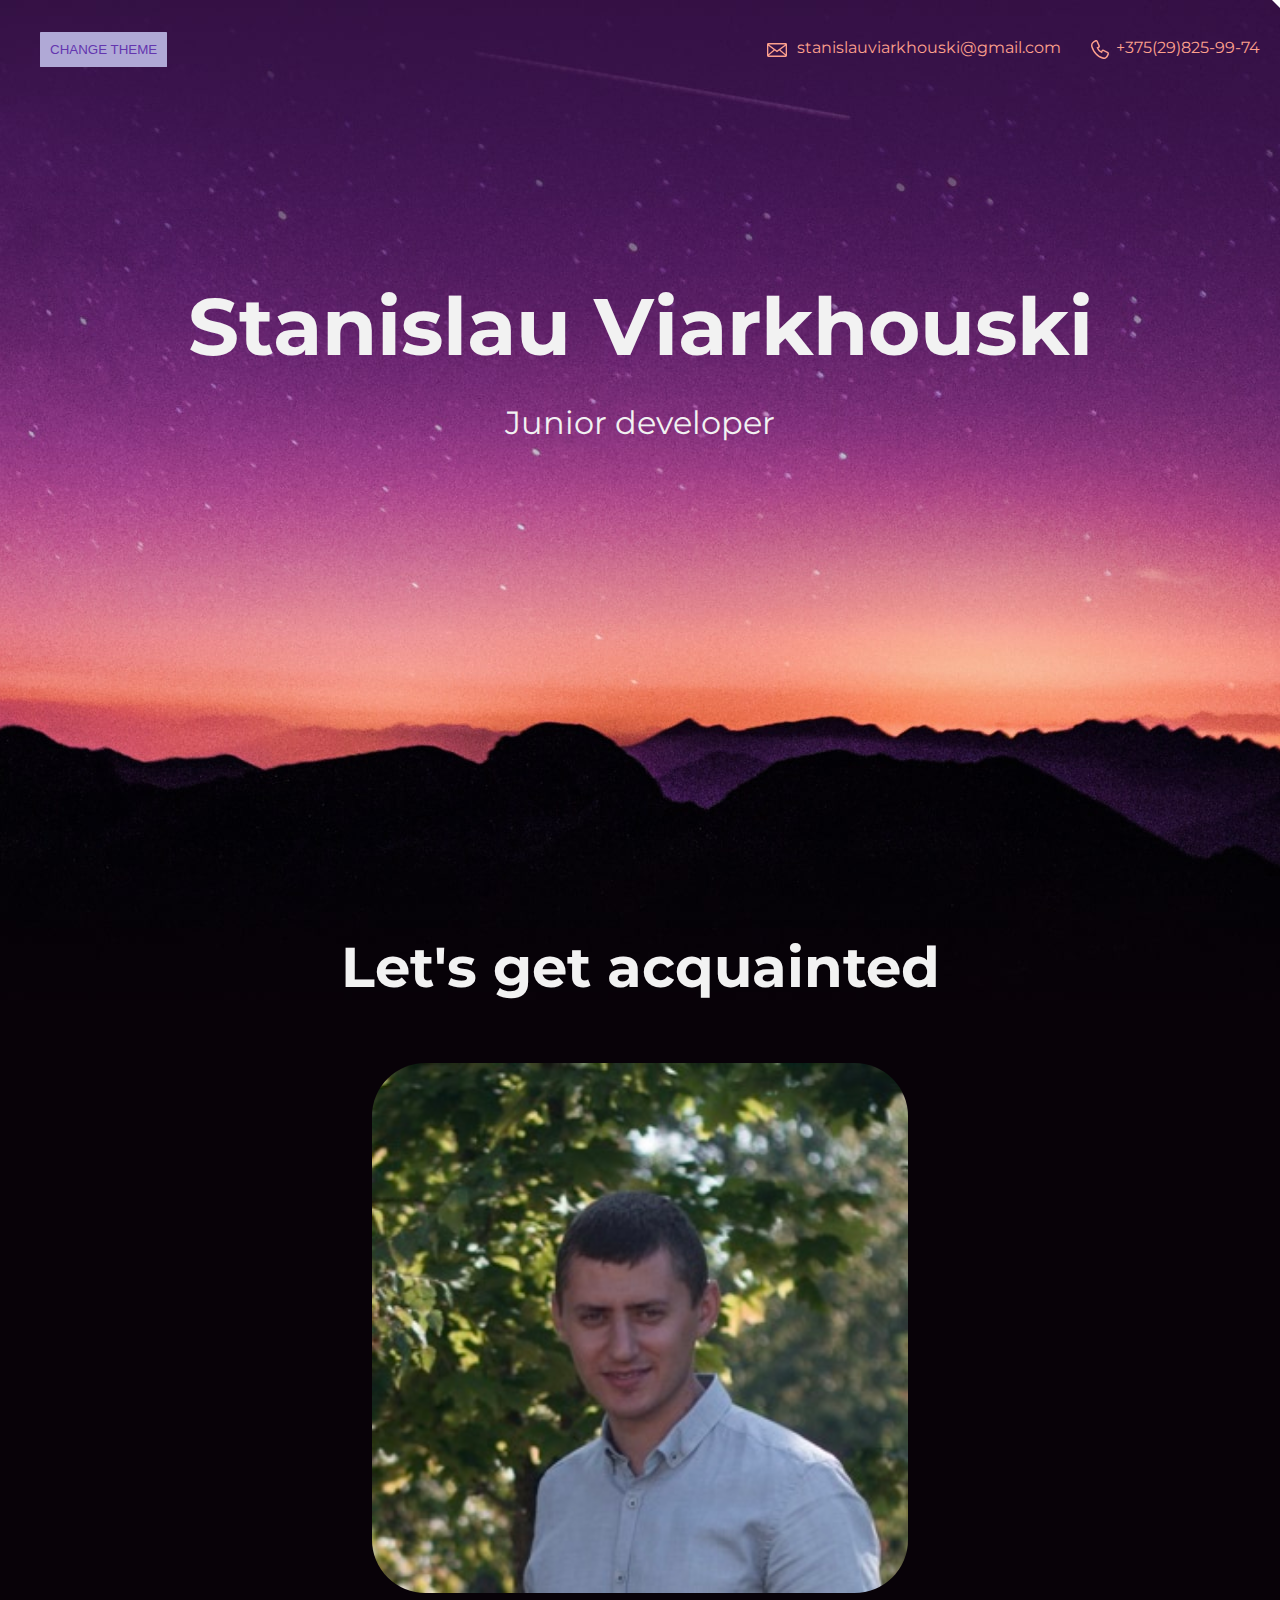
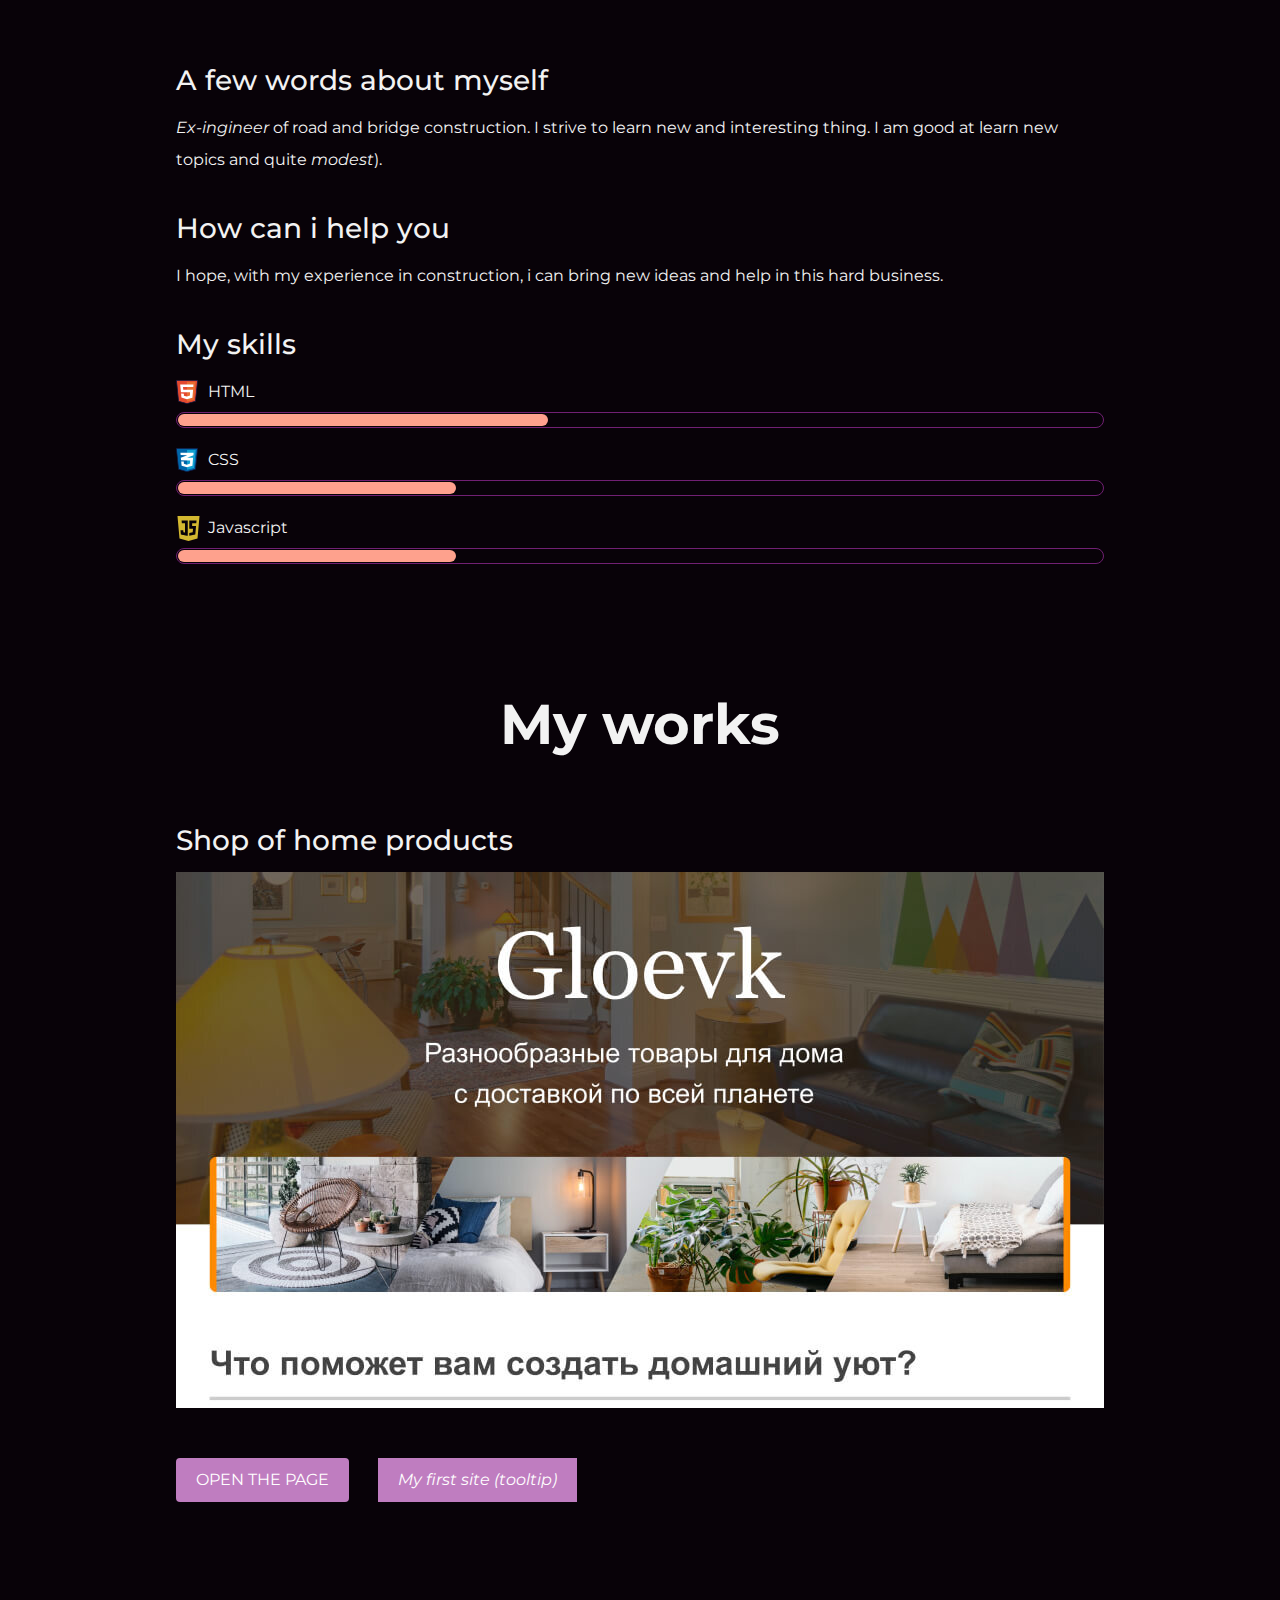
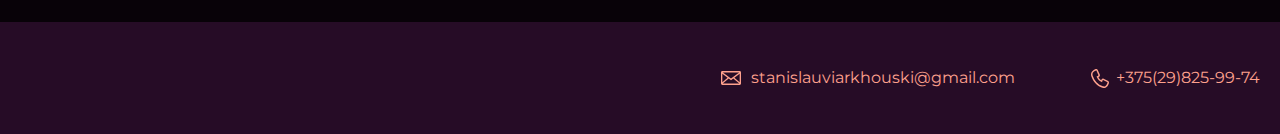
<file: index.html>
<!DOCTYPE html>
<html lang="en-GB">
  <head>
    <meta charset="UTF-8" />
    <link rel="stylesheet" href="style.css" />
    <link
      href="https://fonts.googleapis.com/css?family=Montserrat:400,500,700|Old+Standard+TT&display=swap&subset=cyrillic"
      rel="stylesheet"
    />
    <title>Portfolio Junior developer</title>
  </head>

  <body class="main dark-theme">
    <header class="page-header">
      <div class="wrapper">
        <button class="theme-button" type="button">Change theme</button>
        <a
          class="header-email dark-header-email"
          href="mailto:stanislauviarkhouski@gmail.com"
          >stanislauviarkhouski@gmail.com</a
        >
        <a class="header-phone dark-header-phone" href="tel:+37529859974"
          >+375(29)825-99-74</a
        >
      </div>
    </header>

    <section class="hero-image">
      <div class="container">
        <h1 class="heading">Stanislau Viarkhouski</h1>
        <p>Junior developer</p>
      </div>
    </section>

    <section class="intro">
      <div class="container">
        <h2 class="subheading">Let's get acquainted</h2>
        <figure class="project-image">
          <img
            class="user-image"
            src="images/content/user.jpeg"
            width="536"
            height="530"
            alt="Developer foto"
          />
        </figure>
        <h3>A few words about myself</h3>
        <p>
          <em>Ex-ingineer</em> of road and bridge construction. I strive to
          learn new and interesting thing. I am good at learn new topics and
          quite <em>modest</em>).
        </p>
        <h3>How can i help you</h3>
        <p class="text-justify">
          I hope, with my experience in construction, i can bring new ideas and
          help in this hard business.
        </p>
        <div class="skills">
          <h3>My skills</h3>
          <dl class="skills-list">
            <dt class="skill-html">HTML</dt>
            <dd class="level dark-level">
              <div class="line-level dark-line-level" style="width: 40%">
                40%
              </div>
            </dd>
            <dt class="skill-css">CSS</dt>
            <dd class="level dark-level">
              <div class="line-level dark-line-level" style="width: 30%">
                30%
              </div>
            </dd>
            <dt class="skill-java">Javascript</dt>
            <dd class="level dark-level">
              <div class="line-level dark-line-level" style="width: 30%">
                30%
              </div>
            </dd>
          </dl>
        </div>
      </div>
    </section>
    <div class="tooltip">
      <span class="tooltip-text"></span>
      <button class="close-button" type="button"><span>Close</span></button>
    </div>

    <section class="portfolio">
      <div class="container">
        <h2 class="subheading">My works</h2>
        <h3>Shop of home products</h3>
        <figure class="project-image">
          <img
            src="images/content/project.jpg"
            width="928"
            height="536"
            alt="Shop of home products"
          />
        </figure>
        <a class="button-open" href="my-work/site/index.html" target="_blank"
          >Open the page</a
        >
        <button
          class="tooltip-button"
          type="button"
          data-tooltip-text="This site is as on example"
          style="font-style: italic"
        >
          My first site (tooltip)
        </button>
      </div>
    </section>

    <footer class="page-footer dark-page-footer">
      <div class="wrapper">
        <a
          class="footer-email dark-footer-email"
          href="mailto:stanislauviarkhouski@gmail.com"
          >stanislauviarkhouski@gmail.com</a
        >
        <a class="footer-phone dark-footer-phone" href="tel:+37529859974"
          >+375(29)825-99-74</a
        >
      </div>
    </footer>

    <button class="up-button" type="button">
      ↑
      <span></span>
    </button>

    <script src="theme-script.js"></script>
    <script src="tooltip-script.js"></script>
    <script src="up-script.js"></script>
  </body>
</html>
</file>
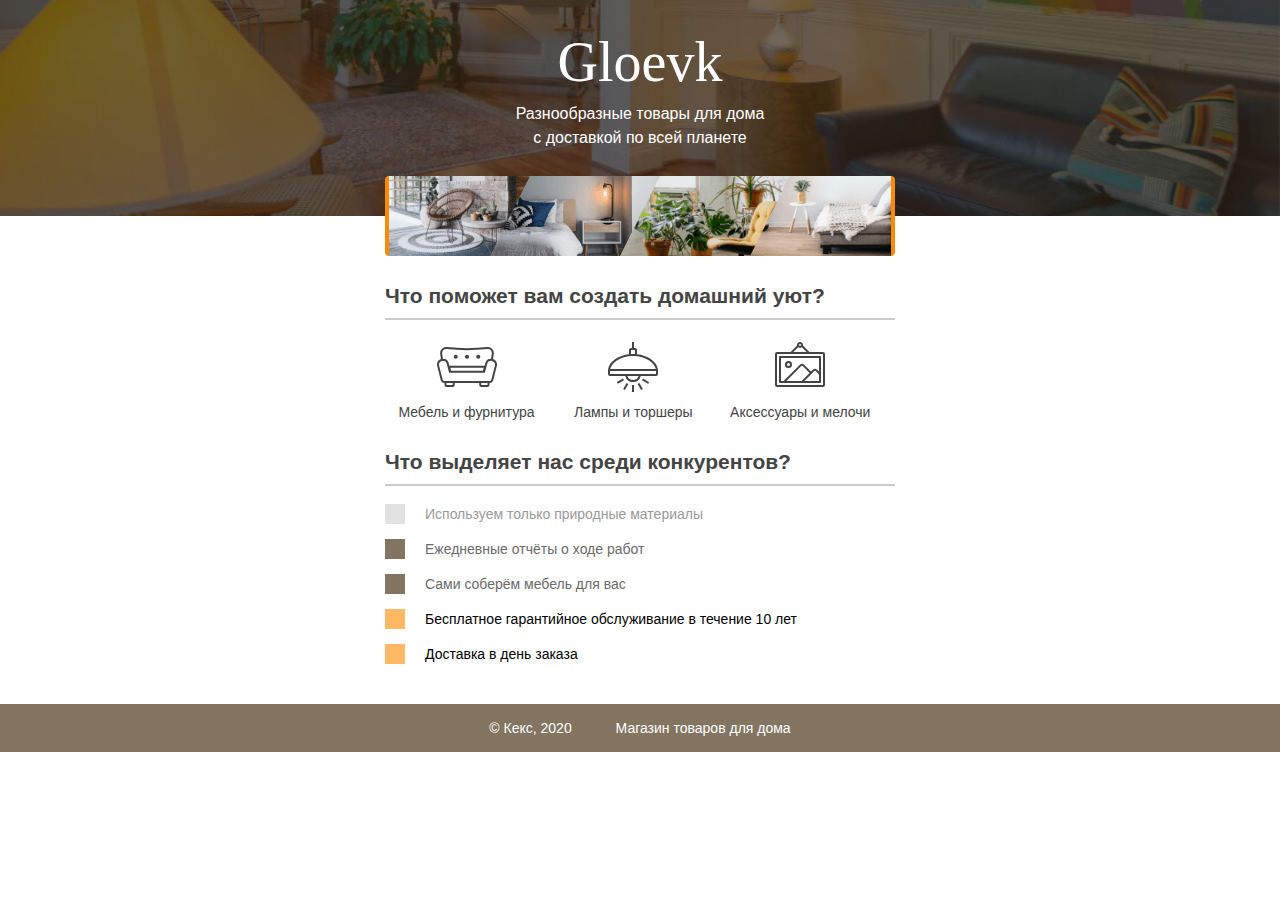
<file: my-work/site/index.html>
<!DOCTYPE html>
<html lang="ru">
  <head>
    <meta charset="utf-8">
    <title>Магазин товаров для дома</title>
    <link rel="stylesheet" href="style.css">
  </head>
  <body>
    <header class="site-header">
      <div class="container">
        <h1>Gloevk</h1>
        <p>Разнообразные товары для дома с доставкой по всей планете</p>
        <img src="images/gloevk-examples.png" width="510" height="80" alt="Примеры интерьеров">
      </div>
    </header>

    <section class="features">
      <h2>Что поможет вам создать домашний уют?</h2>
      <p class="feature-furniture">Мебель и фурнитура</p>
      <p class="feature-lighting">Лампы и торшеры</p>
      <p class="feature-accessories">Аксессуары и мелочи</p>
    </section>

    <section class="advantages">
      <h2>Что выделяет нас среди конкурентов?</h2>
      <ul class="advantages-list">
        <li class="advantages-item">Используем только природные материалы</li>
        <li class="advantages-item standard">Ежедневные отчёты о ходе работ</li>
        <li class="advantages-item standard">Сами соберём мебель для вас</li>
        <li class="advantages-item vip">Бесплатное гарантийное обслуживание в течение 10 лет</li>
        <li class="advantages-item vip">Доставка в день заказа</li>
      </ul>
    </section>

    <footer class="site-footer">
      <div class="container">
        <p>© Кекс, 2020</p>
        <p>Магазин товаров для дома</p>
      </div>
    </footer>
  </body>
</html>
</file>
<file: style.css>
body {
  margin: 0;
  min-width: 960px;
  font-family: "Montserrat", "Helvetica", "Arial", sans-serif;
  font-size: 16px;
  line-height: 32px;
  background-repeat: no-repeat;
  background-position: top center;
}

b {
  text-transform: uppercase;
}

.container {
  max-width: 928px;
  margin: 0 auto;
  padding: 0 16px;
}

.wrapper {
  display: flex;
  justify-content: flex-end;
  margin: 0 auto;
}

.page-header {
  margin: 0 0 180px;
  padding: 32px 0 32px;
}

.page-header .container {
  max-width: 1408px;
}

.page-footer .container {
  max-width: 1408px;
}

.page-header a {
  text-decoration: none;
  background-repeat: no-repeat;
  background-position: left;
}

.text-justify {
  text-align: justify;
}

.header-email {
  padding-left: 30px;
  margin-left: auto;
  margin-right: 30px;
}

.header-phone {
  padding-left: 25px;
  margin-right: 20px;
}

.theme-button {
  margin-left: 40px;
  padding: 10px;
  text-align: center;
  vertical-align: middle;
  text-transform: uppercase;
  border: #fea18d;
  border-radius: 1%;
  color: #6435af;
  background-color: #b0a9d6;
}

.theme-button:focus,
.theme-button:hover {
  color: #ffffff;
  background-color: #6653d9;
}

.hero-image {
  margin-bottom: 480px;
}

.hero-image .container {
  max-width: 1408px;
  text-align: center;
}

.heading {
  margin: 0 0 24px;
  font-size: 80px;
  line-height: 96px;
}

.hero-image p {
  margin: 0;
  font-size: 32px;
  line-height: 48px;
}

.intro {
  margin: 0 0 120px;
}

.subheading {
  margin: 0 0 56px;
  font-size: 56px;
  line-height: 80px;
  text-align: center;
}

.user-image {
  margin: 0 0 32px;
  text-align: center;
  border-radius: 10%;
}

.intro h3,
.portfolio h3 {
  margin: 0 0 12px;
  font-size: 28px;
  line-height: 40px;
  font-weight: 500;
}

.intro p {
  margin: 0 0 32px;
}

.skills-list {
  margin: 0;
  padding: 0;
}

.skills-list dt {
  padding-left: 32px;
  background-repeat: no-repeat;
  background-position: left;
}

.skill-html {
  background-image: url("images/style/icon-html.svg");
}

.skill-css {
  background-image: url("images/style/icon-css.svg");
}

.skill-java {
  background-image: url("images/style/js-icon.svg");
  background-size: 25px 25px;
}

.level {
  margin: 4px 0 16px;
  padding: 0;
  height: 14px;
  font-size: 0;
  border-radius: 8px;
}

.line-level {
  margin: 1px;
  height: 12px;
  border-radius: 6px;
}

.portfolio {
  margin: 0 0 120px;
}

.project-image {
  margin: 0 0 24px;
  text-align: center;
}

.button-open {
  padding: 6px 20px;
  display: inline-block;
  vertical-align: baseline;
  text-decoration: none;
  text-transform: uppercase;
  border-radius: 4px;
  background-color: #bf7dc0;
  color: #ffffff;
}

.page-footer {
  padding: 40px 0;
}

.page-footer a {
  margin-left: 56px;
  text-decoration: none;
  background-repeat: no-repeat;
  background-position: left;
}

.footer-email {
  padding-left: 30px;
  margin-right: 20px;
}

.footer-phone {
  padding-left: 25px;
  margin-right: 20px;
}

/* Dark theme */

.dark-theme {
  color: #f2f2f2;
  background-color: #080208;
  background-image: url("images/style/dark-bg.jpg");
  background-repeat: no-repeat;
}

.dark-header-email {
  color: #fea18d;
  background-image: url("images/style/icon-email.svg");
}

.dark-header-phone {
  color: #fea18d;
  background-image: url("images/style/icon-phone.svg");
}

.dark-level {
  background-color: #080208;
  border: 1px solid #712073;
}

.dark-line-level {
  background-color: #fea18d;
}

.dark-page-footer {
  background-color: #260c26;
}
.dark-footer-email {
  color: #fea18d;
  background-image: url("images/style/icon-email.svg");
}

.dark-footer-phone {
  color: #fea18d;
  background-image: url("images/style/icon-phone.svg");
}

/* Light theme */

.light-theme {
  color: #222222;
  background-color: #f2f4f6;
  background-image: url("images/style/light-bg.jpg");
}

.light-header-email {
  color: #288be6;
  background-image: url("images/style/icon-email-header.svg");
}

.light-header-phone {
  color: #288be6;
  background-image: url("images/style/icon-phone-header.svg");
}

.light-level {
  background-color: #ffffff;
  border: 1px solid #86c3fa;
}

.light-line-level {
  background-color: #288be6;
}

.light-page-footer {
  background-color: #00417d;
}
.light-footer-email {
  color: #ffffff;
  background-image: url("images/style/icon-email-footer.svg");
}

.light-footer-phone {
  color: #ffffff;
  background-image: url("images/style/icon-phone-footer.svg");
}

/* Tooltip button */

.tooltip-button {
  cursor: pointer;
  margin-top: 15px;
  margin-left: 25px;
  padding: 6px 20px;
  border: none;
  background-color: #bf7dc0;
  color: #ffffff;
  font: inherit;
}

.tooltip-button::after {
  position: absolute;
  content: "";
  top: 0;
  right: 0;
  width: 0;
  height: 0;
  border: 4px solid;
  border-left-color: transparent;
  border-bottom-color: transparent;
}

@keyframes tooltip-opener {
  0% {
    transform: translate(50%) scaleX(0);
  }

  100% {
    transform: translate(100%) scaleX(100%);
  }
}

.tooltip {
  z-index: 2;
  display: none;
  flex-direction: row-reverse;
  position: fixed;
  max-width: 256px;
  right: 0;
  top: 160px;
  border-radius: 8px 0 0 8px;
}

.opened {
  display: flex;
  animation: tooltip-opener 150ms;
}

.tooltip-text {
  display: flex;
  align-items: center;
  padding: 10px;
  background-color: #2664e9;
  color: #ffffff;
}

.close-button {
  min-height: 64px;
  display: flex;
  justify-content: center;
  align-items: center;
  width: 30px;
  margin: 0;
  padding: 0;
  border-radius: 8px 0 0 8px;
  background-color: #bf7dc0;
  color: rgb(255, 255, 255);
  border-color: #bf7dc0;
}

.close-button span {
  display: inline-block;
  vertical-align: middle;
  transform: rotate(-90deg);
  text-transform: uppercase;
}

/* up-button */

.up-button {
  position: fixed;
  z-index: 1;
  padding: 0;
  bottom: 75px;
  right: 20px;
  width: 64px;
  height: 64px;
  font-size: 36px;
  font-weight: bold;
  text-align: center;
  vertical-align: middle;
  border: 5px solid;
  border-radius: 50%;
  border-color: #bf7dc0;
  background-color: #bf7dc0;
  display: none;
  cursor: pointer;
}

.shown {
  display: inline-block;
}
</file>
<file: my-work/site/style.css>
body {
  margin: 0;
  padding: 0;
  font-family: "Arial", sans-serif;
  font-size: 14px;
  line-height: 20px;
  color: #444444;
}

h1 {
  width: 255px;
  margin: 0 auto 8px;
  font-family: "Georgia", serif;
  text-align: center;
  font-weight: normal;
  font-size: 56px;
  line-height: 64px;
}

h2 {
  border-bottom: 2px solid #cccccc;
  padding-bottom: 12px;
}

.container {
  width: 510px;
  margin: 0 auto;
  padding: 0 20px;
}

.site-header {
  min-width: 550px;
  height: 186px;
  margin-bottom: 70px;
  padding-top: 30px;
  background: #847462 no-repeat center url("images/gloevk-bg.jpg");
  background-size: cover;
  color: #ffffff;
}

.site-header p {
  width: 255px;
  margin: 0 auto 26px;
  text-align: center;
  font-size: 16px;
  line-height: 24px; 
}

.site-header img {
  display: block;
  margin: 0 auto;
}

.features {
  width: 510px;
  margin: 0 auto 30px;
  padding: 0 20px;
}

.features p {
  display: inline-block;
  vertical-align: top;
  width: 30%;
  margin: 0 5px;
  background-repeat: no-repeat;
  background-position: center top;
  text-align: center;
}

.feature-furniture {
  padding-top: 65px;
  background-image: url("images/furniture.svg");
}

.feature-lighting {
  padding-top: 65px;
  background-image: url("images/lighting.svg");
}

.feature-accessories {
  padding-top: 65px;
  background-image: url("images/accessories.svg");
}

.advantages {
  width: 510px;
  margin: 0 auto 40px;
  padding: 0 20px;
}

.advantages-list {
  padding: 0;
  list-style: none;  
}

.advantages-item {
  margin-bottom: 15px;
  padding-left: 20px;
  border-left: 20px solid #e2e2e2;
  color: #999999;
}

.standard {
  border-color: #847462;
  color: #6a6a6a;
}

.vip {
  border-color: #ffb864;
  color: #000000;
}

.site-footer {
  min-width: 550px;
  background-color: #847462;
  color: #ffffff;
}

.site-footer .container {
  text-align: center;
}

.site-footer p {
  display: inline-block;
  vertical-align: middle;
  padding: 0 20px;
}
</file>
